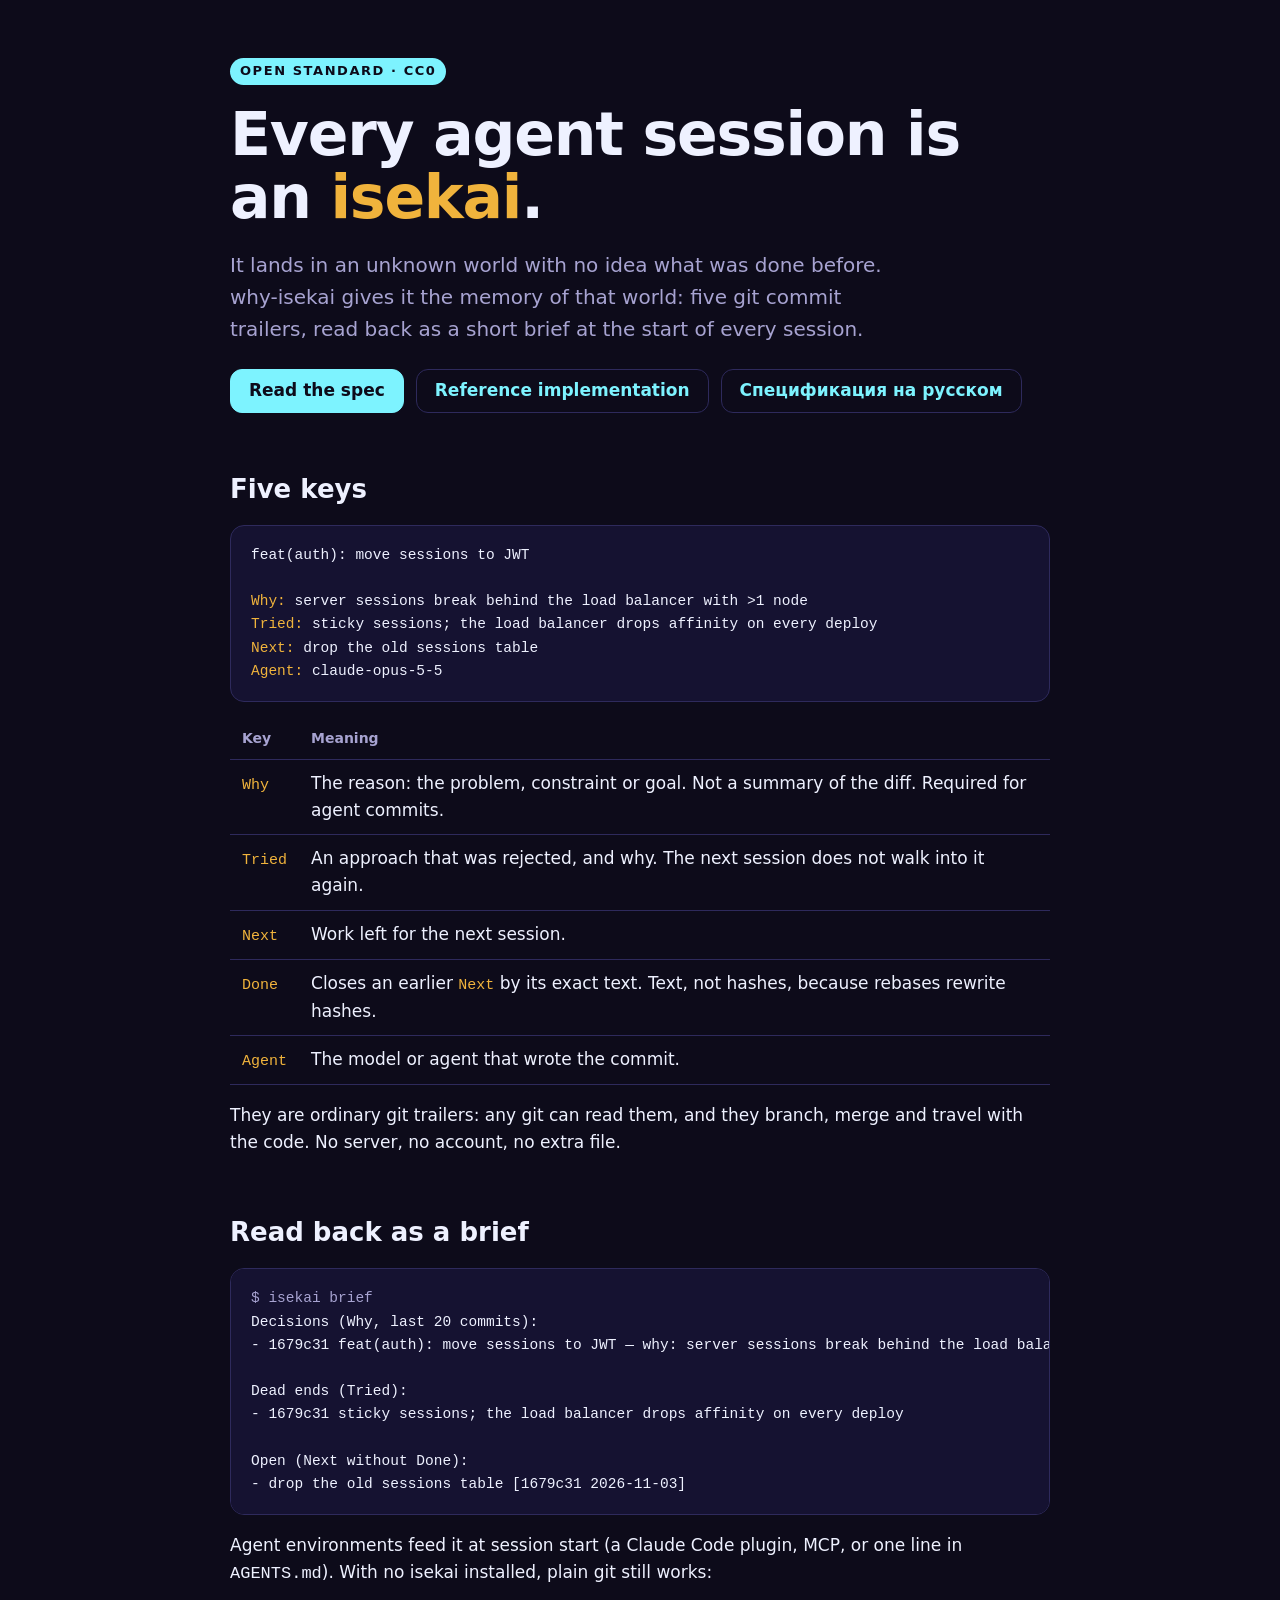
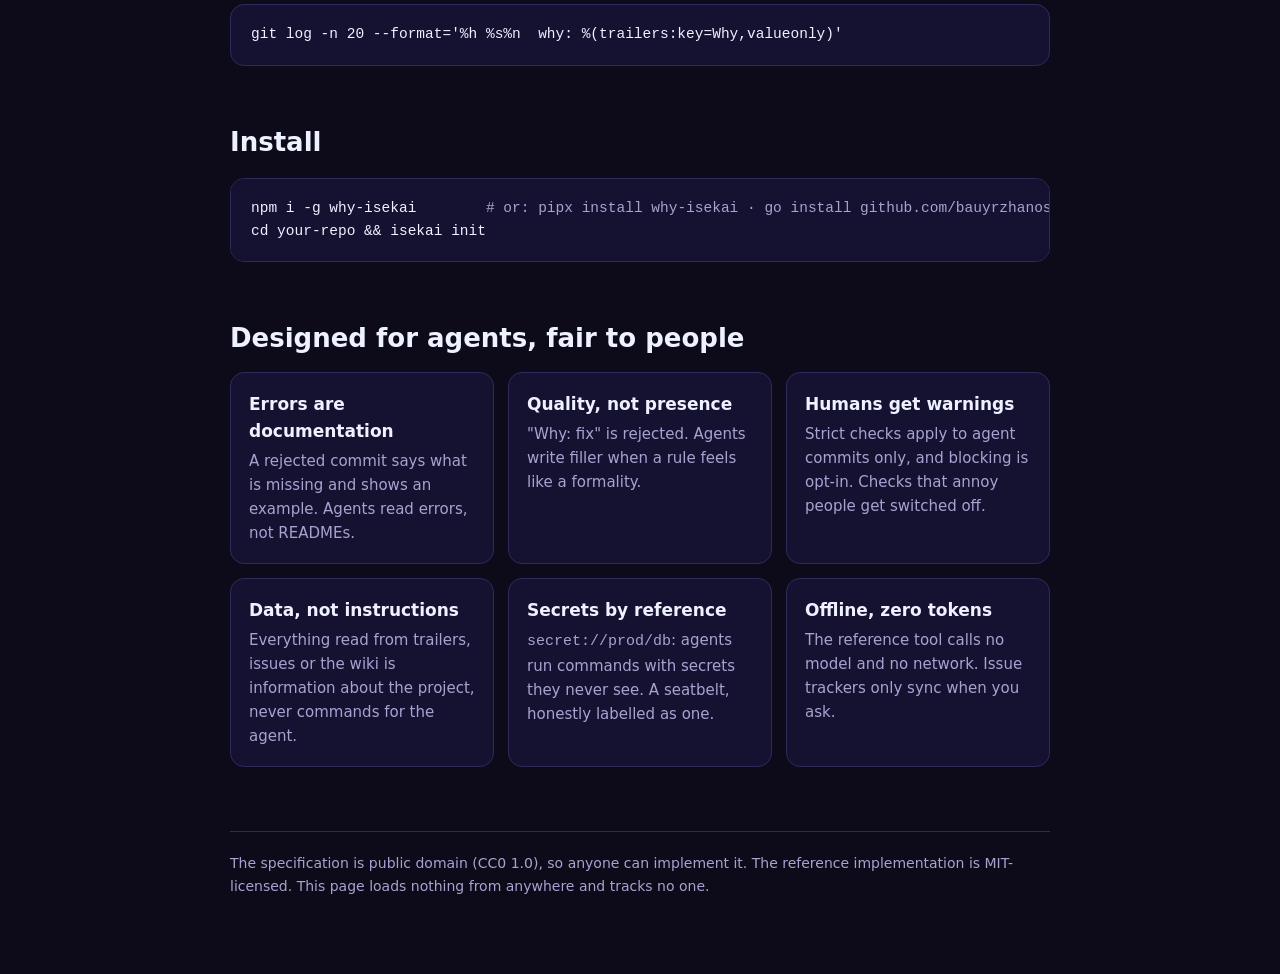
<file: docs/index.html>
<!doctype html>
<html lang="en">
<head>
<meta charset="utf-8">
<meta name="viewport" content="width=device-width, initial-scale=1">
<meta http-equiv="Content-Security-Policy" content="default-src 'none'; style-src 'unsafe-inline'; img-src data:">
<title>why-isekai — project memory for AI agents</title>
<meta name="description" content="An open standard for AI agents: five git commit trailers (Why, Tried, Next, Done, Agent) and a brief at session start, so every agent session knows why things changed, what was tried and what is left.">
<style>
:root { --bg: #0D0B1A; --panel: #151231; --line: #2E2A5C; --text: #EEF1FF; --muted: #A7A3D1; --accent: #7DF3FF; --gold: #F0B33C; }
* { box-sizing: border-box; }
body { margin: 0; background: var(--bg); color: var(--text); font: 17px/1.6 Inter, system-ui, -apple-system, "Segoe UI", sans-serif; }
a { color: var(--accent); }
code, pre { font-family: ui-monospace, "JetBrains Mono", Menlo, Consolas, monospace; }
main { max-width: 860px; margin: 0 auto; padding: 56px 20px 80px; }
.tag { display: inline-block; font-size: 13px; font-weight: 700; letter-spacing: 0.12em; color: var(--bg); background: var(--accent); padding: 3px 10px; border-radius: 999px; }
h1 { font-size: clamp(36px, 7vw, 60px); line-height: 1.05; margin: 18px 0 12px; letter-spacing: -0.02em; }
h1 em { font-style: normal; color: var(--gold); }
.lead { font-size: 20px; color: var(--muted); max-width: 680px; }
h2 { font-size: 26px; margin: 56px 0 12px; }
pre { background: var(--panel); border: 1px solid var(--line); border-radius: 14px; padding: 18px 20px; overflow-x: auto; font-size: 14.5px; line-height: 1.6; }
.k { color: var(--gold); }
.c { color: var(--muted); }
table { width: 100%; border-collapse: collapse; margin: 8px 0; }
td, th { text-align: left; padding: 10px 12px; border-bottom: 1px solid var(--line); vertical-align: top; }
th { color: var(--muted); font-size: 14px; font-weight: 600; }
td code { color: var(--gold); font-size: 15px; }
.grid { display: grid; grid-template-columns: repeat(auto-fit, minmax(230px, 1fr)); gap: 14px; }
.card { background: var(--panel); border: 1px solid var(--line); border-radius: 14px; padding: 18px; }
.card b { display: block; margin-bottom: 4px; }
.card p { margin: 0; color: var(--muted); font-size: 15px; }
.links { display: flex; flex-wrap: wrap; gap: 12px; margin-top: 24px; }
.links a { display: inline-flex; align-items: center; min-height: 44px; padding: 0 18px; border-radius: 12px; border: 1px solid var(--line); text-decoration: none; font-weight: 600; }
.links a:first-child { background: var(--accent); color: var(--bg); border-color: var(--accent); }
footer { margin-top: 64px; color: var(--muted); font-size: 14px; border-top: 1px solid var(--line); padding-top: 20px; }
</style>
</head>
<body>
<main>
<span class="tag">OPEN STANDARD · CC0</span>
<h1>Every agent session is an <em>isekai</em>.</h1>
<p class="lead">It lands in an unknown world with no idea what was done before. why-isekai gives it the memory of that world: five git commit trailers, read back as a short brief at the start of every session.</p>
<div class="links">
  <a href="https://github.com/bauyrzhanospan/why-isekai/blob/main/SPEC.md">Read the spec</a>
  <a href="https://github.com/bauyrzhanospan/why-isekai">Reference implementation</a>
  <a href="https://github.com/bauyrzhanospan/why-isekai/blob/main/SPEC.ru.md">Спецификация на русском</a>
</div>

<h2>Five keys</h2>
<pre>feat(auth): move sessions to JWT

<span class="k">Why:</span> server sessions break behind the load balancer with >1 node
<span class="k">Tried:</span> sticky sessions; the load balancer drops affinity on every deploy
<span class="k">Next:</span> drop the old sessions table
<span class="k">Agent:</span> claude-opus-5-5</pre>
<table>
<tr><th>Key</th><th>Meaning</th></tr>
<tr><td><code>Why</code></td><td>The reason: the problem, constraint or goal. Not a summary of the diff. Required for agent commits.</td></tr>
<tr><td><code>Tried</code></td><td>An approach that was rejected, and why. The next session does not walk into it again.</td></tr>
<tr><td><code>Next</code></td><td>Work left for the next session.</td></tr>
<tr><td><code>Done</code></td><td>Closes an earlier <code>Next</code> by its exact text. Text, not hashes, because rebases rewrite hashes.</td></tr>
<tr><td><code>Agent</code></td><td>The model or agent that wrote the commit.</td></tr>
</table>
<p>They are ordinary git trailers: any git can read them, and they branch, merge and travel with the code. No server, no account, no extra file.</p>

<h2>Read back as a brief</h2>
<pre><span class="c">$ isekai brief</span>
Decisions (Why, last 20 commits):
- 1679c31 feat(auth): move sessions to JWT — why: server sessions break behind the load balancer

Dead ends (Tried):
- 1679c31 sticky sessions; the load balancer drops affinity on every deploy

Open (Next without Done):
- drop the old sessions table [1679c31 2026-11-03]</pre>
<p>Agent environments feed it at session start (a Claude Code plugin, MCP, or one line in <code>AGENTS.md</code>). With no isekai installed, plain git still works:</p>
<pre>git log -n 20 --format='%h %s%n  why: %(trailers:key=Why,valueonly)'</pre>

<h2>Install</h2>
<pre>npm i -g why-isekai        <span class="c"># or: pipx install why-isekai · go install github.com/bauyrzhanospan/why-isekai/cmd/isekai@latest</span>
cd your-repo &amp;&amp; isekai init</pre>

<h2>Designed for agents, fair to people</h2>
<div class="grid">
  <div class="card"><b>Errors are documentation</b><p>A rejected commit says what is missing and shows an example. Agents read errors, not READMEs.</p></div>
  <div class="card"><b>Quality, not presence</b><p>"Why: fix" is rejected. Agents write filler when a rule feels like a formality.</p></div>
  <div class="card"><b>Humans get warnings</b><p>Strict checks apply to agent commits only, and blocking is opt-in. Checks that annoy people get switched off.</p></div>
  <div class="card"><b>Data, not instructions</b><p>Everything read from trailers, issues or the wiki is information about the project, never commands for the agent.</p></div>
  <div class="card"><b>Secrets by reference</b><p><code>secret://prod/db</code>: agents run commands with secrets they never see. A seatbelt, honestly labelled as one.</p></div>
  <div class="card"><b>Offline, zero tokens</b><p>The reference tool calls no model and no network. Issue trackers only sync when you ask.</p></div>
</div>

<footer>The specification is public domain (CC0 1.0), so anyone can implement it. The reference implementation is MIT-licensed. This page loads nothing from anywhere and tracks no one.</footer>
</main>
</body>
</html>
</file>
